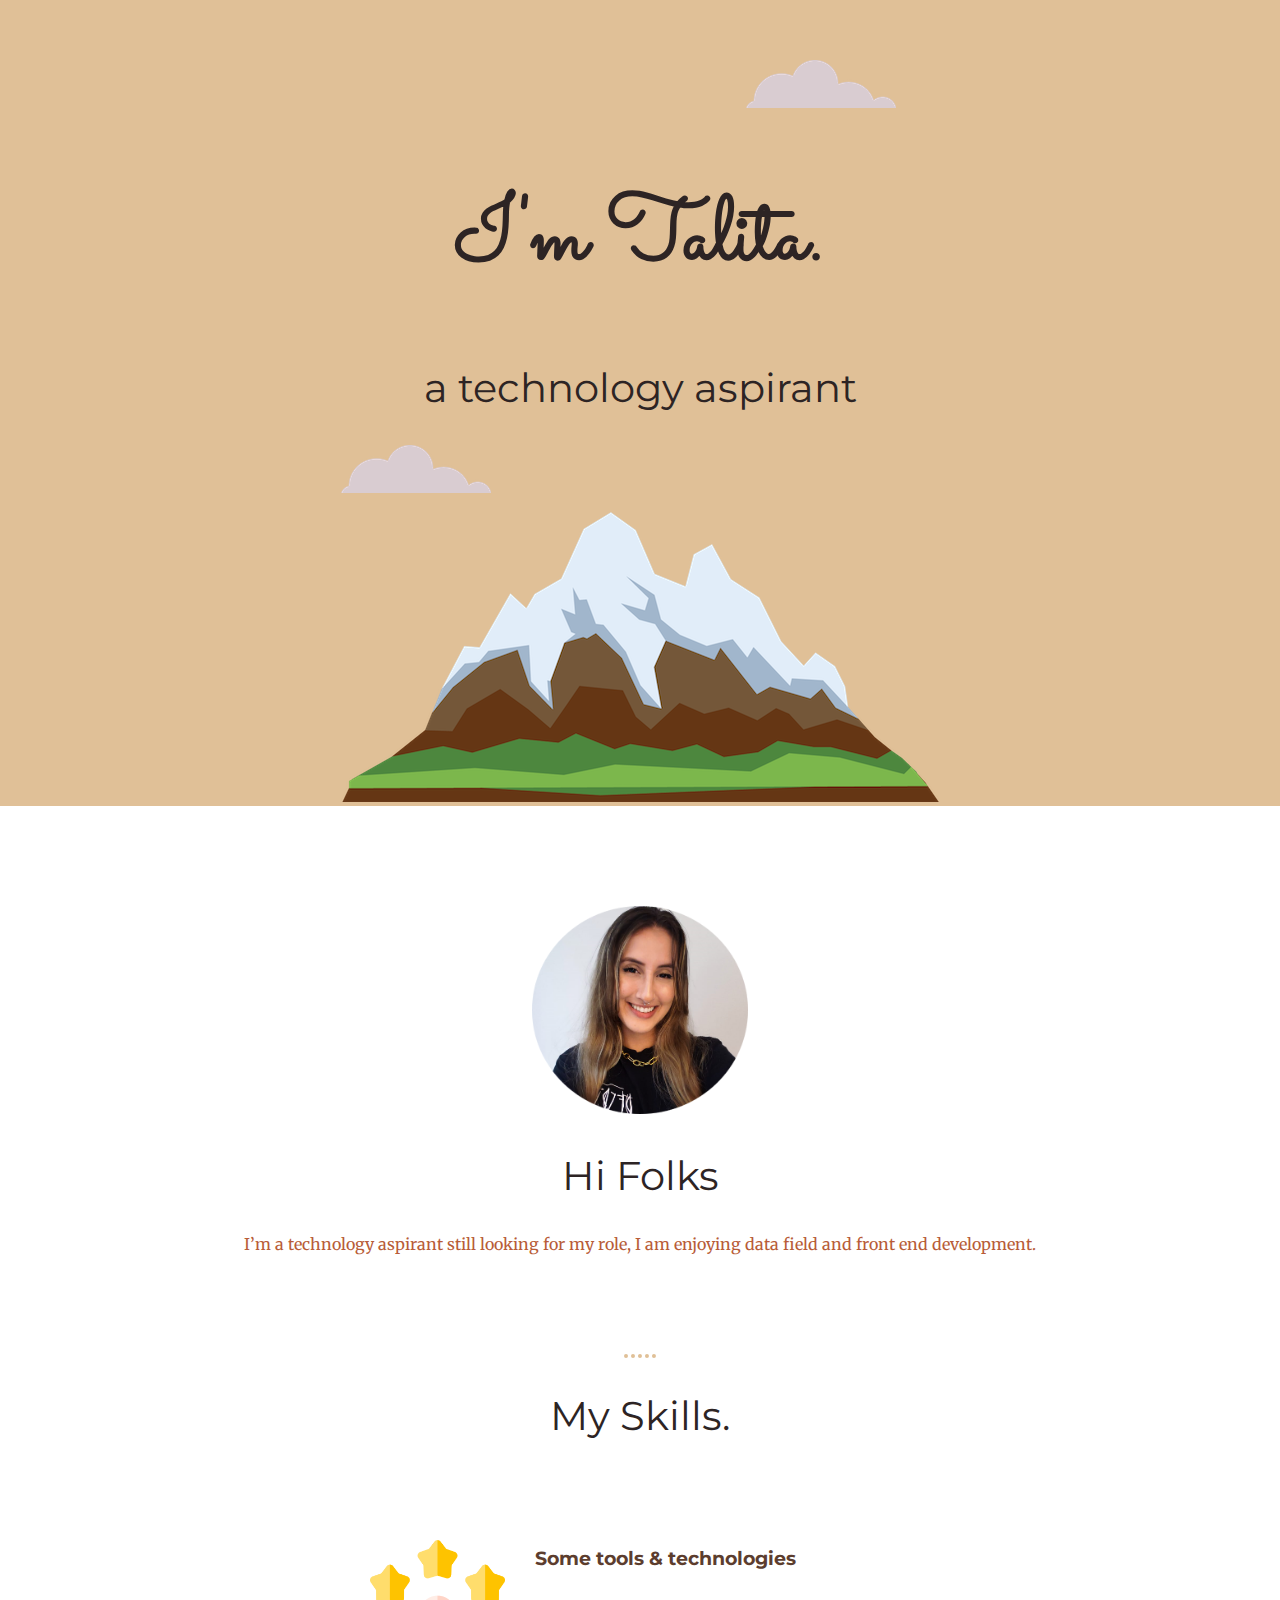
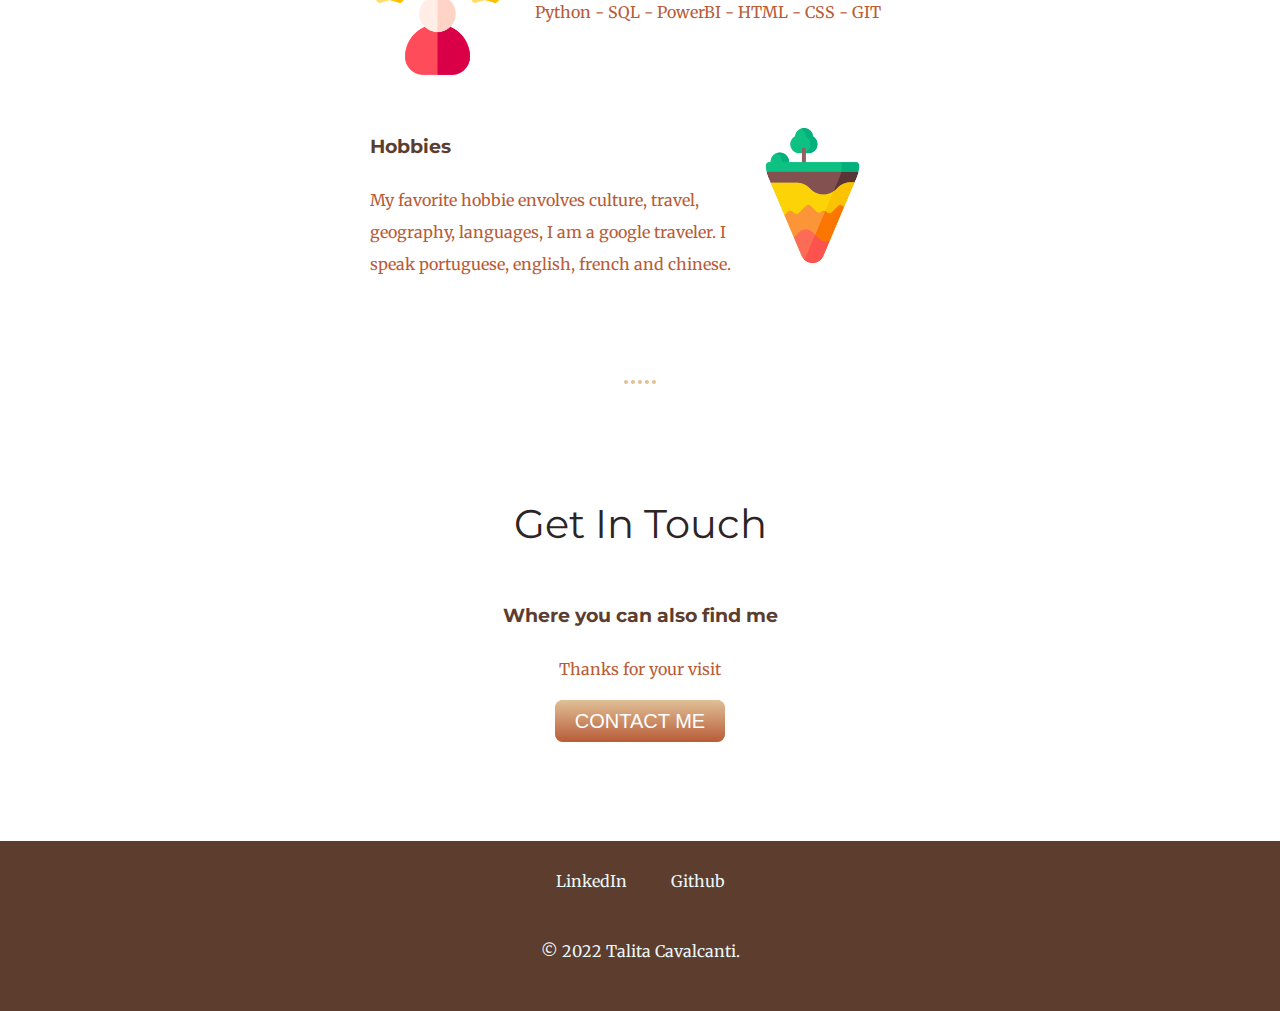
<file: Day 44/index.html>
<!DOCTYPE html>
<html lang="en">
<head>
    <meta charset="UTF-8">
    <title>Talita</title>
    <link rel="stylesheet" href="styles.css">
    <link rel="icon" href="favicon (1).ico">
    <link rel="preconnect" href="https://fonts.googleapis.com">
    <link rel="preconnect" href="https://fonts.gstatic.com" crossorigin>
    <link href="https://fonts.googleapis.com/css2?family=Merriweather&family=Montserrat&family=Sacramento&display=swap" rel="stylesheet">
</head>

<div class="top-container">
    <img class="top-cloud" src="images/cloud.png" alt="cloud-img">
    <h1> I'm Talita.</h1>
    <h2> a technology aspirant</h2>
    <img class="bottom-cloud" src="images/cloud.png" alt="cloud-img">
    <img src="images/mountain.png" alt="cloud-img">
</div>

<div class="middle-container">
  <div class="profile">
    <img class="personal-pic" src="images/profile_picture.png" alt="talita-profile-pic">
    <h2>Hi Folks</h2>
    <p>I’m a technology aspirant still looking for my role, I am enjoying data field and front end development.</p>
  </div>
  <hr class="line">

  <div class="skills">
    <h2>My Skills.</h2>
    <div class="skill-row">
      <img class="skill-img" src="images/skill.png" alt="skill-pic">
      <h3>Some tools & technologies</h3>
      <p>Python - SQL - PowerBI - HTML - CSS - GIT </p>
    </div>

    <div class="skill-row">
      <img class="geography-row" src="images/geography.png" alt="world">
      <h3> Hobbies </h3>
      <p>My favorite hobbie envolves culture, travel, geography, languages, I am a google traveler.
          I speak portuguese, english, french and chinese.</p>
    </div>
  </div>
  <hr class="line">
  <div class="contact-me">
    <h2>Get In Touch</h2>
    <h3>Where you can also find me</h3>
    <p>Thanks for your visit</p>
    <a class="btn" href="mailto:cgstalita@gmail.com">CONTACT ME</a>
  </div>
</div>


<div class="bottom-container">
  <a class="footer-link" href="https://www.linkedin.com/in/talitacavalcantigs/">LinkedIn</a>
  <a class="footer-link" href="https://github.com/talitacgs">Github</a>
  <p class="end-name">© 2022 Talita Cavalcanti.</p>
</div>

<body>

</body>
</html>
</file>
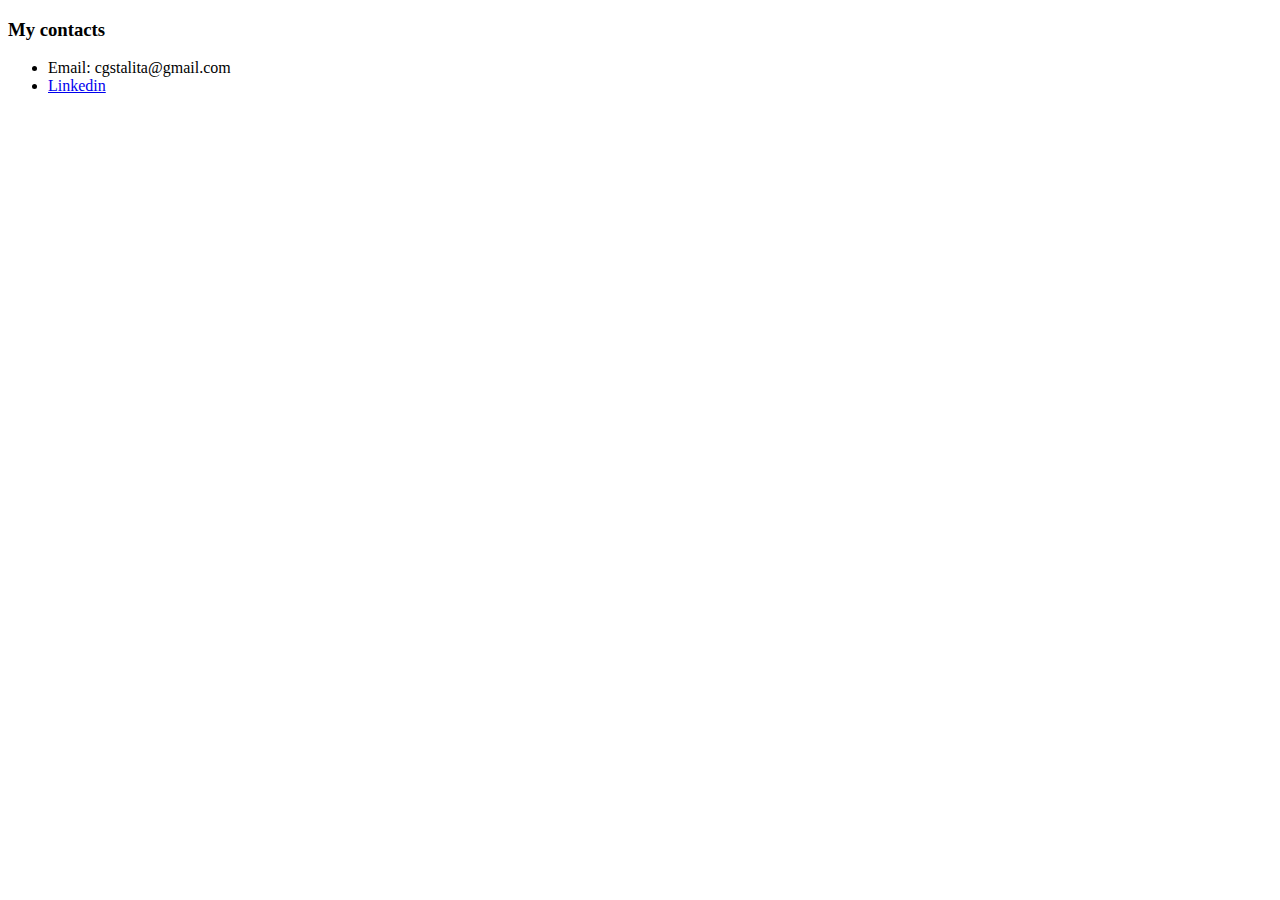
<file: Day 41/contacts.html>
<!DOCTYPE html>
<html lang="en">
<head>
    <meta charset="UTF-8">
    <title>Contact Me</title>
</head>
<body>
<h3>My contacts</h3>
    <ul>
      <li>Email: cgstalita@gmail.com</li>
      <li><a href="https://www.linkedin.com/in/talitacavalcantigs/">Linkedin</a></li>
    </ul>
</body>
</html>
</file>
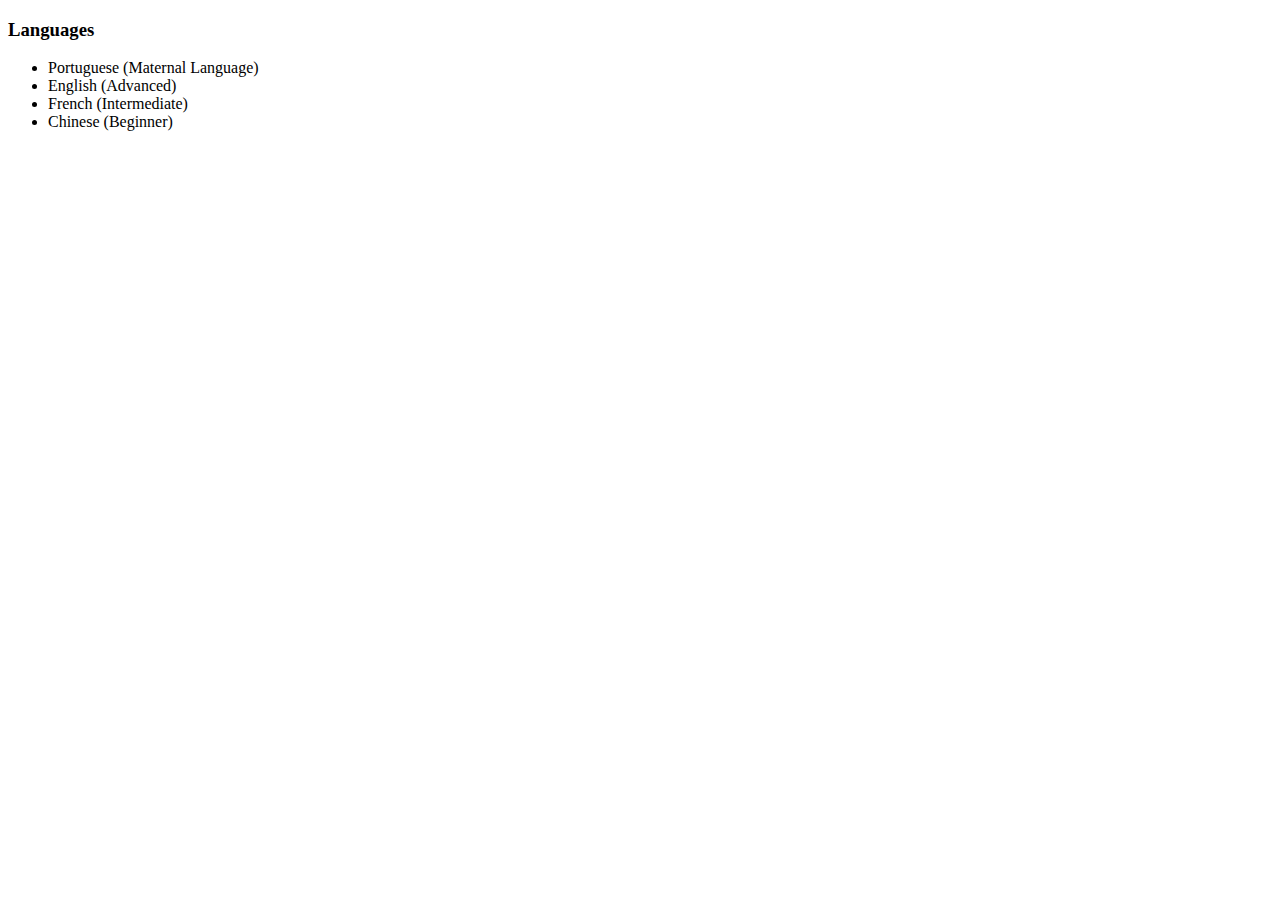
<file: Day 41/languages.html>
<!DOCTYPE html>
<html lang="en">
<head>
    <meta charset="UTF-8">
    <title>My languages skill</title>
</head>
<body>
    <h3>Languages</h3>
    <ul>
      <li>Portuguese (Maternal Language)</li>
      <li>English (Advanced)</li>
      <li>French (Intermediate)</li>
      <li>Chinese (Beginner)</li>
    </ul>
</body>
</html>
</file>
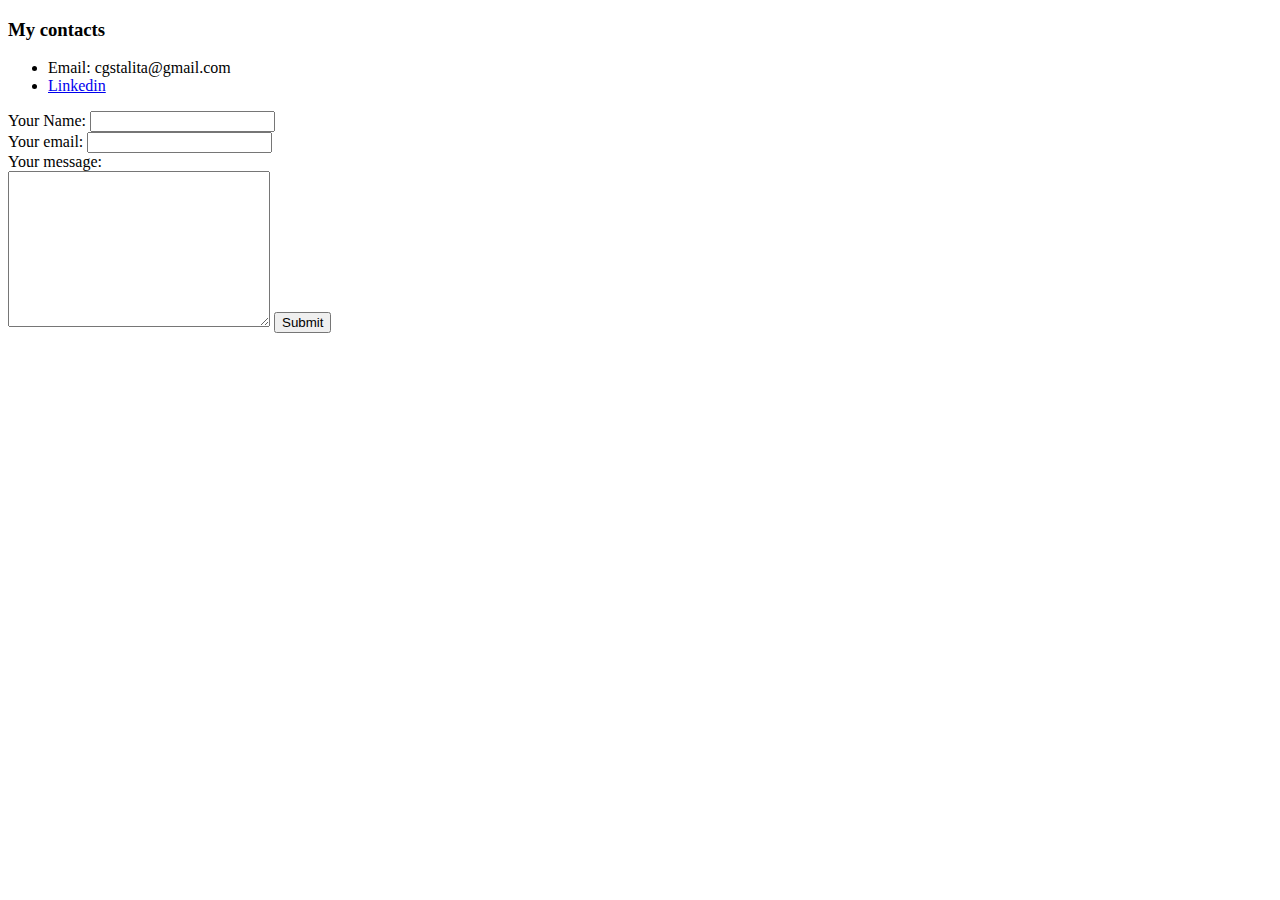
<file: Day 42/contacts.html>
<!DOCTYPE html>
<html lang="en">
<head>
    <meta charset="UTF-8">
    <title>Contact Me</title>
</head>
<body>
<h3>My contacts</h3>
    <ul>
      <li>Email: cgstalita@gmail.com</li>
      <li><a href="https://www.linkedin.com/in/talitacavalcantigs/">Linkedin</a></li>
    </ul>
    <form action="mailto:cgstalita@gmail.com" method="post" enctype="text/plain">
        <label>Your Name: </label>
        <input type="text" name="yourName" value=""><br>
        <label>Your email: </label>
        <input type="email" name="yourEmail" value=""><br>
         <label>Your message: </label><br>
        <textarea name="yourMessage" cols="30" rows="10"></textarea>
        <input type="submit" name="">
    </form>
</body>
</html>
</file>
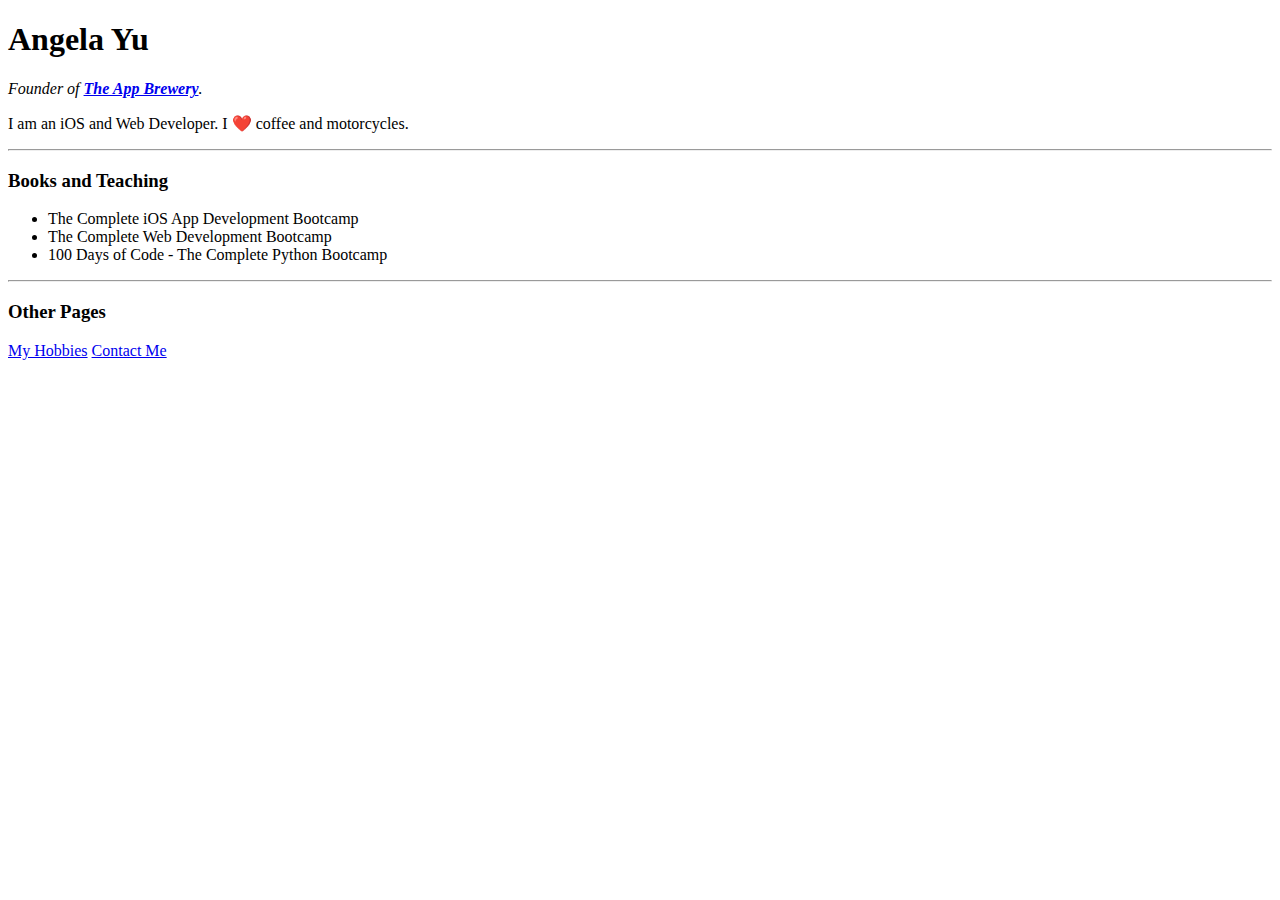
<file: Day 45/website.html>
<!DOCTYPE html>
<html>

<head>
	<meta charset="utf-8">
	<title>Angela's Personal Site</title>
</head>

<body>
	<h1 id="name">Angela Yu</h1>
	<p><em>Founder of <strong><a href="https://www.appbrewery.co/">The App Brewery</a></strong>.</em></p>
	<p>I am an iOS and Web Developer. I ❤️ coffee and motorcycles.</p>
	<hr>
	<h3 class="heading">Books and Teaching</h3>
	<ul>
		<li>The Complete iOS App Development Bootcamp</li>
		<li>The Complete Web Development Bootcamp</li>
		<li>100 Days of Code - The Complete Python Bootcamp</li>
	</ul>
	<hr>
	<h3 class="heading">Other Pages</h3>
	<a href="https://angelabauer.github.io/cv/hobbies.html">My Hobbies</a>
	<a href="https://angelabauer.github.io/cv/contact-me.html">Contact Me</a>
</body>

</html>
</file>
<file: Day 44/styles.css>
body{
    margin: 0;
    text-align: center;
    font-family: 'Merriweather', serif;
    color: #B85C38;
}

h1{
    margin: 50px auto 0 auto;
    font-family: 'Sacramento', cursive;
    font-size: 5.625rem;
    color: #2D2424;
    line-height: 2;
}

h2{
    font-family: 'Montserrat', sans-serif;
    font-size: 2.5rem;
    color: #2D2424;
    font-weight: normal;
}

h3{
    font-family: 'Montserrat', sans-serif;
    color: #5C3D2E;
}

.skill-row{
    width: 50%;
    margin: 100px auto 100px auto;
    text-align: left;
    line-height: 2;
}

.top-container{
    background-color: #E0C097;
    padding: 100px 0 0 0;
}


.middle-container{
    margin: 100px;

}

.bottom-container{
    background-color: #5C3D2E;
    padding-top: 30px;

}

.bottom-cloud{
    position: absolute;
}

.top-cloud{
    position: absolute;
    right: 30%;
    top: 60px;
}

.skill-img{
    width:25%;
    float: left;
    margin-right: 30px;
}

.geography-row{
    width:25%;
    float: right;
    margin-right: 30px;
}

.profile{
    margin: auto auto 100px; auto;
}

.line{
    border-style: none;
    border-top-style: dotted;
    border-color:#E0C097;
    border-width: 4px;
    border-spacing: 10px;
    width:3%;
}

.personal-pic{
    width: 20%;
}

.btn {
  background: #E0C097;
  background-image: -webkit-linear-gradient(top, #E0C097, #B85C38);
  background-image: -moz-linear-gradient(top, #E0C097, #B85C38);
  background-image: -ms-linear-gradient(top, #E0C097, #B85C38);
  background-image: -o-linear-gradient(top, #E0C097, #B85C38);
  background-image: linear-gradient(to bottom, #E0C097, #B85C38);
  -webkit-border-radius: 8;
  -moz-border-radius: 8;
  border-radius: 8px;
  font-family: Arial;
  color: #ffffff;
  font-size: 20px;
  padding: 10px 20px 10px 20px;
  text-decoration: none;
}

.btn:hover {
  background:  #E0C097;
  background-image: -webkit-linear-gradient(top,  #E0C097,  #E0C097);
  background-image: -moz-linear-gradient(top,  #E0C097,  #E0C097);
  background-image: -ms-linear-gradient(top,  #E0C097,  #E0C097);
  background-image: -o-linear-gradient(top,  #E0C097,  #E0C097);
  background-image: linear-gradient(to bottom,  #E0C097,  #E0C097);
  text-decoration: none;
}

.footer-link{
    margin: 80 auto 20 auto;
    color: #EAF6F6;
    text-decoration: none;
    text-spacing: 50px;
    padding: 20px;
}

.contact-me{
    margin: 100px;
    line-height:2;

}

.end-name{
    color: #EAF6F6;
    padding: 50px;
    margin:0;
}
</file>
